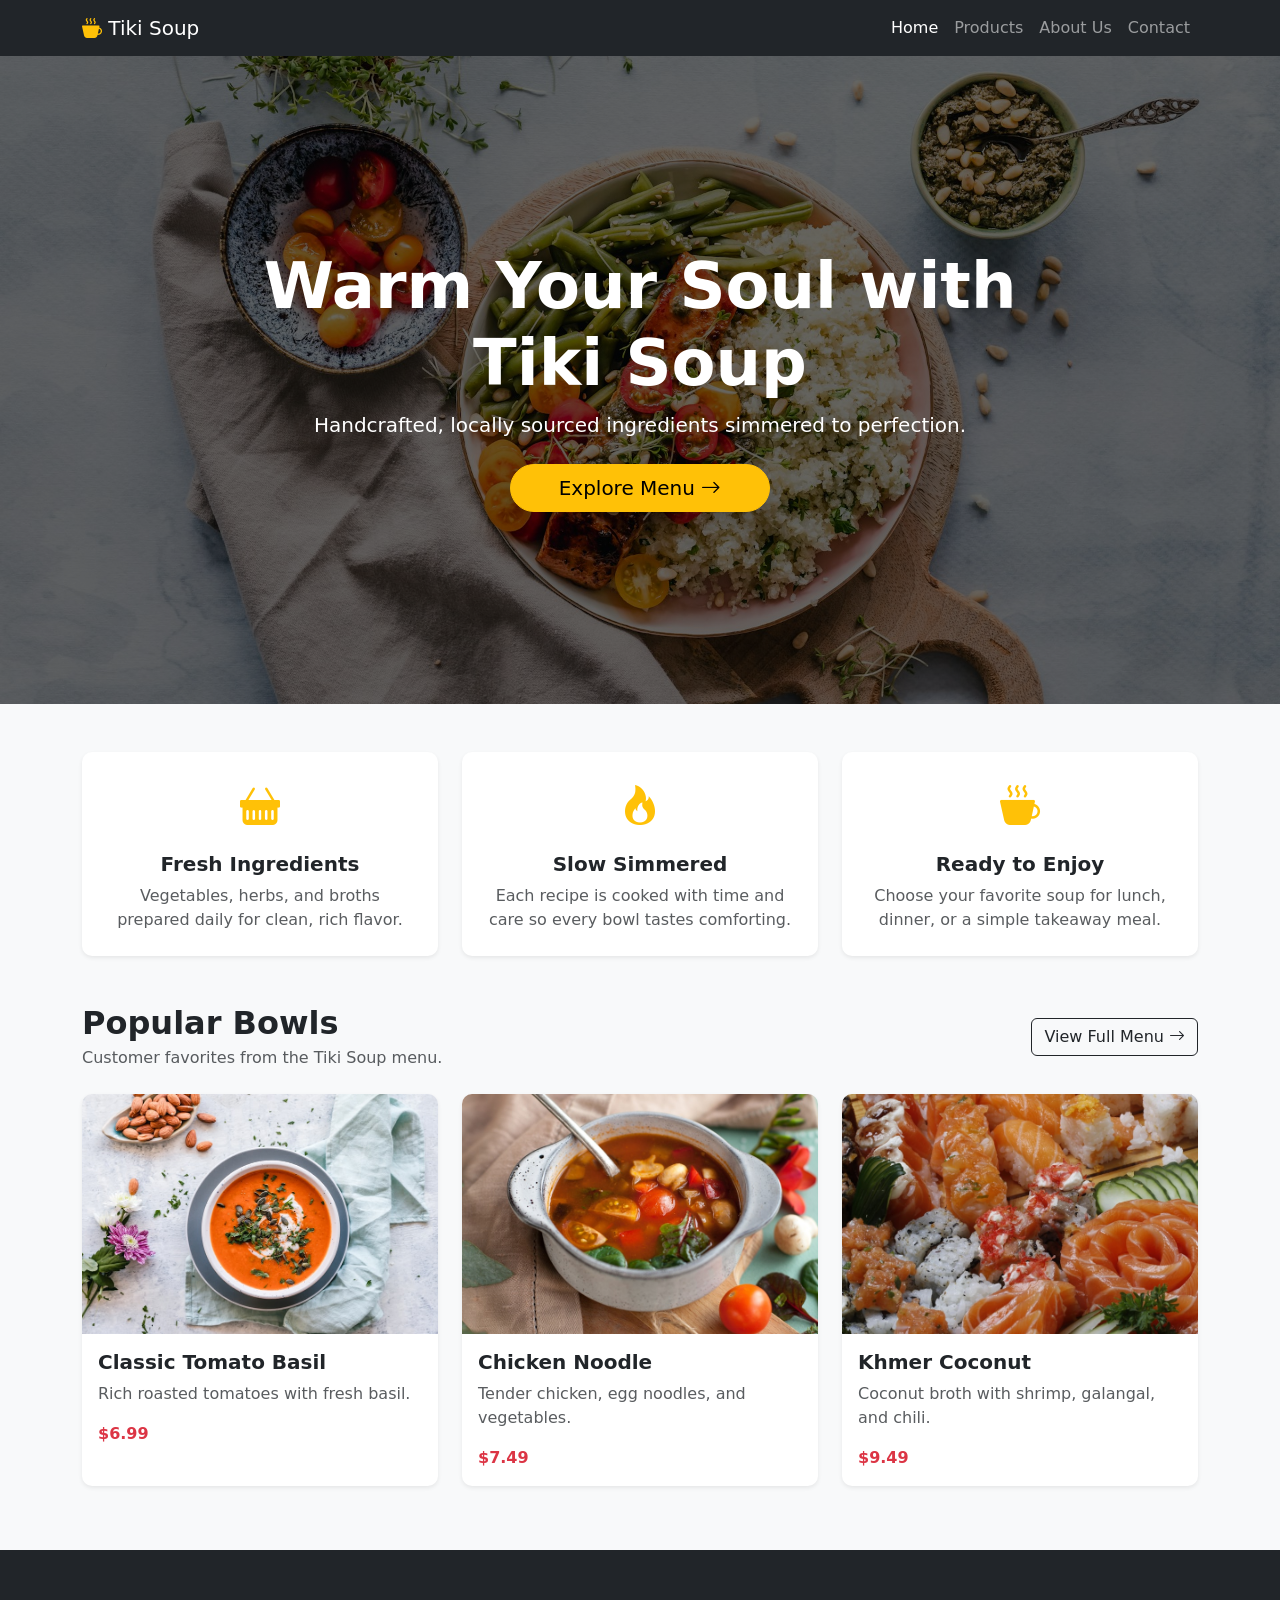
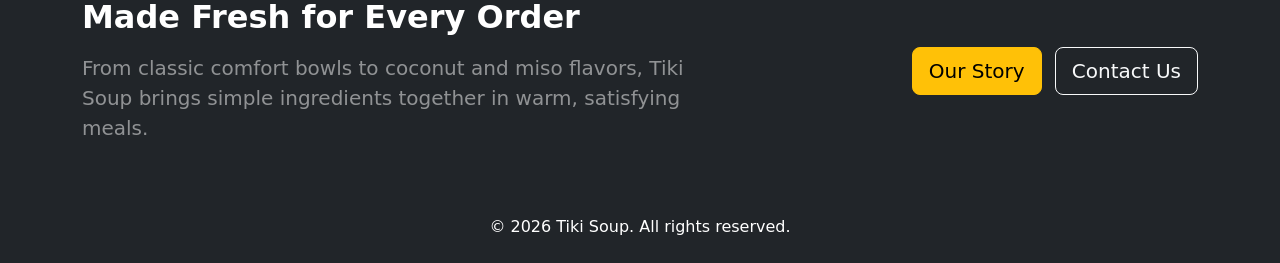
<file: index.html>
<!DOCTYPE html>
<html lang="en">
<head>
    <meta charset="UTF-8">
    <meta name="viewport" content="width=device-width, initial-scale=1.0">
    <title>Home</title>
    <link href="css/bootstrap.min.css" rel="stylesheet">
    <link rel="stylesheet" href="css/bootstrap-icons.css">
    <link rel="stylesheet" href="css/home.css">
</head>
<body>
    <script src="./include/header.js"></script>

    <!-- Hero Section -->
    <header class="hero-section text-center text-white d-flex align-items-center justify-content-center">
        <div class="container hero-content">
            <h1 class="display-3 fw-bold">Warm Your Soul with Tiki Soup</h1>
            <p class="lead mb-4">Handcrafted, locally sourced ingredients simmered to perfection.</p>
            <a href="products.html" class="btn btn-warning btn-lg px-5 rounded-pill shadow">Explore Menu <i class="bi bi-arrow-right"></i></a>
        </div>
    </header>

    <main class="bg-light">
        <section class="container py-5">
            <div class="row text-center g-4">
                <div class="col-md-4">
                    <div class="feature-box bg-white h-100 p-4 shadow-sm">
                        <i class="bi bi-basket-fill text-warning fs-1"></i>
                        <h5 class="fw-bold mt-3">Fresh Ingredients</h5>
                        <p class="text-muted mb-0">Vegetables, herbs, and broths prepared daily for clean, rich flavor.</p>
                    </div>
                </div>
                <div class="col-md-4">
                    <div class="feature-box bg-white h-100 p-4 shadow-sm">
                        <i class="bi bi-fire text-warning fs-1"></i>
                        <h5 class="fw-bold mt-3">Slow Simmered</h5>
                        <p class="text-muted mb-0">Each recipe is cooked with time and care so every bowl tastes comforting.</p>
                    </div>
                </div>
                <div class="col-md-4">
                    <div class="feature-box bg-white h-100 p-4 shadow-sm">
                        <i class="bi bi-cup-hot-fill text-warning fs-1"></i>
                        <h5 class="fw-bold mt-3">Ready to Enjoy</h5>
                        <p class="text-muted mb-0">Choose your favorite soup for lunch, dinner, or a simple takeaway meal.</p>
                    </div>
                </div>
            </div>
        </section>

        <section class="container pb-5">
            <div class="d-flex flex-column flex-md-row justify-content-between align-items-md-center mb-4">
                <div>
                    <h2 class="fw-bold mb-1">Popular Bowls</h2>
                    <p class="text-muted mb-0">Customer favorites from the Tiki Soup menu.</p>
                </div>
                <a href="products.html" class="btn btn-outline-dark mt-3 mt-md-0">View Full Menu <i class="bi bi-arrow-right"></i></a>
            </div>

            <div class="row g-4">
                <div class="col-md-4">
                    <div class="card home-card h-100 shadow-sm">
                        <img src="img/tomato-basil.jpg" class="card-img-top" alt="Classic Tomato Basil">
                        <div class="card-body">
                            <h5 class="card-title fw-bold">Classic Tomato Basil</h5>
                            <p class="card-text text-muted">Rich roasted tomatoes with fresh basil.</p>
                            <span class="fw-bold text-danger">$6.99</span>
                        </div>
                    </div>
                </div>
                <div class="col-md-4">
                    <div class="card home-card h-100 shadow-sm">
                        <img src="img/chicken-noodle.jpg" class="card-img-top" alt="Chicken Noodle">
                        <div class="card-body">
                            <h5 class="card-title fw-bold">Chicken Noodle</h5>
                            <p class="card-text text-muted">Tender chicken, egg noodles, and vegetables.</p>
                            <span class="fw-bold text-danger">$7.49</span>
                        </div>
                    </div>
                </div>
                <div class="col-md-4">
                    <div class="card home-card h-100 shadow-sm">
                        <img src="img/thai-coconut.jpg" class="card-img-top" alt="Khmer Coconut">
                        <div class="card-body">
                            <h5 class="card-title fw-bold">Khmer Coconut</h5>
                            <p class="card-text text-muted">Coconut broth with shrimp, galangal, and chili.</p>
                            <span class="fw-bold text-danger">$9.49</span>
                        </div>
                    </div>
                </div>
            </div>
        </section>

        <section class="home-banner bg-dark text-white py-5">
            <div class="container">
                <div class="row align-items-center g-4">
                    <div class="col-lg-7">
                        <h2 class="fw-bold mb-3">Made Fresh for Every Order</h2>
                        <p class="lead text-white-50 mb-0">From classic comfort bowls to coconut and miso flavors, Tiki Soup brings simple ingredients together in warm, satisfying meals.</p>
                    </div>
                    <div class="col-lg-5 text-lg-end">
                        <a href="about.html" class="btn btn-warning btn-lg me-2 mb-2 mb-sm-0">Our Story</a>
                        <a href="contact.html" class="btn btn-outline-light btn-lg">Contact Us</a>
                    </div>
                </div>
            </div>
        </section>
    </main>

    <script src="./include/footer.js"></script>

    <script src="js/bootstrap.bundle.min.js"></script>
</body>
</html>
</file>
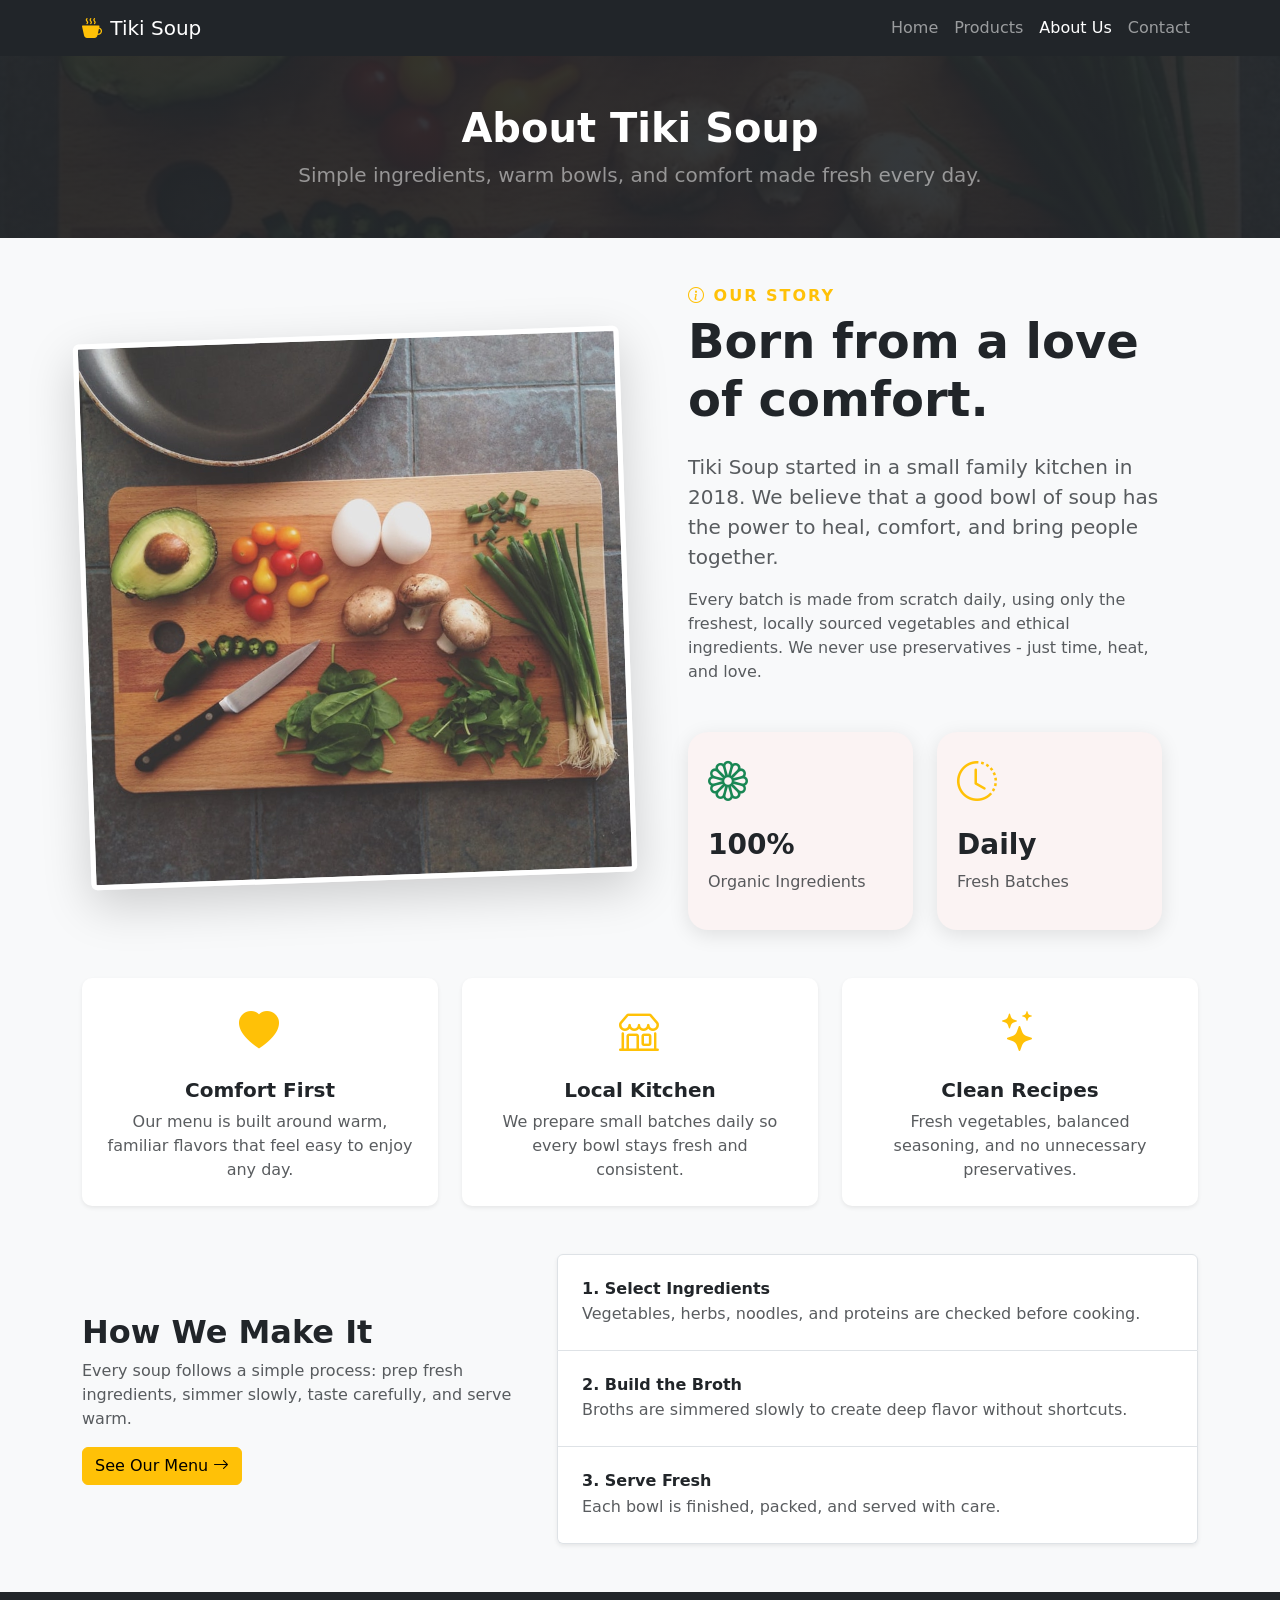
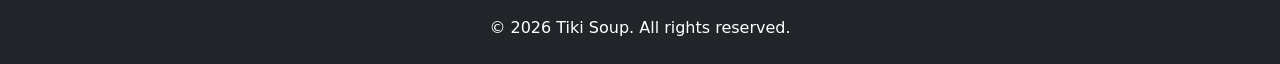
<file: about.html>
<!DOCTYPE html>
<html lang="en">

<head>
    <meta charset="UTF-8">
    <meta name="viewport" content="width=device-width, initial-scale=1.0">
    <title>About Us</title>
    <link href="css/bootstrap.min.css" rel="stylesheet">
    <link rel="stylesheet" href="css/bootstrap-icons.css">
    <link rel="stylesheet" href="css/about.css">
</head>

<body>
    <script src="./include/header.js"></script>

    <section class="page-header bg-dark text-white text-center py-5">
        <div class="container">
            <h1 class="fw-bold">About Tiki Soup</h1>
            <p class="lead text-white-50 mb-0">Simple ingredients, warm bowls, and comfort made fresh every day.</p>
        </div>
    </section>

    <main class="bg-light">
        <div class="container py-5">
            <div class="row align-items-center">
                <div class="col-lg-6 mb-4 mb-lg-0">
                    <img src="img/about.jpg" alt="Cooking Soup" class="img-fluid rounded shadow-lg about-img">
                </div>
                <div class="col-lg-6 px-lg-5">
                    <h6 class="text-warning text-uppercase fw-bold"><i class="bi bi-info-circle"></i> Our Story</h6>
                    <h2 class="display-5 fw-bold mb-4">Born from a love of comfort.</h2>
                    <p class="text-muted lead">Tiki Soup started in a small family kitchen in 2018. We believe that a
                        good bowl of soup has the power to heal, comfort, and bring people together.</p>
                    <p class="text-muted">Every batch is made from scratch daily, using only the freshest, locally
                        sourced vegetables and ethical ingredients. We never use preservatives - just time, heat, and
                        love.</p>
                    <div class="row mt-5">
                        <div class="col-6">
                            <div class="stat-box">
                                <i class="bi bi-flower1 text-success"></i>
                                <h3 class="fw-bold mt-3">
                                    100%
                                </h3>
                                <p class="text-muted">
                                    Organic Ingredients
                                </p>
                            </div>
                        </div>
                        <div class="col-6">
                            <div class="stat-box">
                                <i class="bi bi-clock-history text-warning"></i>
                                <h3 class="fw-bold mt-3">
                                    Daily
                                </h3>
                                <p class="text-muted">
                                    Fresh Batches
                                </p>

                            </div>

                        </div>

                    </div>
                </div>
            </div>
        </div>

        <section class="container pb-5">
            <div class="row g-4 text-center">
                <div class="col-md-4">
                    <div class="about-card bg-white p-4 h-100 shadow-sm">
                        <i class="bi bi-heart-fill text-warning fs-1"></i>
                        <h5 class="fw-bold mt-3">Comfort First</h5>
                        <p class="text-muted mb-0">Our menu is built around warm, familiar flavors that feel easy to
                            enjoy any day.</p>
                    </div>
                </div>
                <div class="col-md-4">
                    <div class="about-card bg-white p-4 h-100 shadow-sm">
                        <i class="bi bi-shop text-warning fs-1"></i>
                        <h5 class="fw-bold mt-3">Local Kitchen</h5>
                        <p class="text-muted mb-0">We prepare small batches daily so every bowl stays fresh and
                            consistent.</p>
                    </div>
                </div>
                <div class="col-md-4">
                    <div class="about-card bg-white p-4 h-100 shadow-sm">
                        <i class="bi bi-stars text-warning fs-1"></i>
                        <h5 class="fw-bold mt-3">Clean Recipes</h5>
                        <p class="text-muted mb-0">Fresh vegetables, balanced seasoning, and no unnecessary
                            preservatives.</p>
                    </div>
                </div>
            </div>
        </section>

        <section class="container pb-5">
            <div class="row g-4 align-items-center">
                <div class="col-lg-5">
                    <h2 class="fw-bold">How We Make It</h2>
                    <p class="text-muted">Every soup follows a simple process: prep fresh ingredients, simmer slowly,
                        taste carefully, and serve warm.</p>
                    <a href="products.html" class="btn btn-warning">See Our Menu <i class="bi bi-arrow-right"></i></a>
                </div>
                <div class="col-lg-7">
                    <div class="list-group shadow-sm">
                        <div class="list-group-item p-4">
                            <h6 class="fw-bold mb-1">1. Select Ingredients</h6>
                            <p class="text-muted mb-0">Vegetables, herbs, noodles, and proteins are checked before
                                cooking.</p>
                        </div>
                        <div class="list-group-item p-4">
                            <h6 class="fw-bold mb-1">2. Build the Broth</h6>
                            <p class="text-muted mb-0">Broths are simmered slowly to create deep flavor without
                                shortcuts.</p>
                        </div>
                        <div class="list-group-item p-4">
                            <h6 class="fw-bold mb-1">3. Serve Fresh</h6>
                            <p class="text-muted mb-0">Each bowl is finished, packed, and served with care.</p>
                        </div>
                    </div>
                </div>
            </div>
        </section>
    </main>

    <script src="./include/footer.js"></script>

    <script src="js/bootstrap.bundle.min.js"></script>
</body>

</html>
</file>
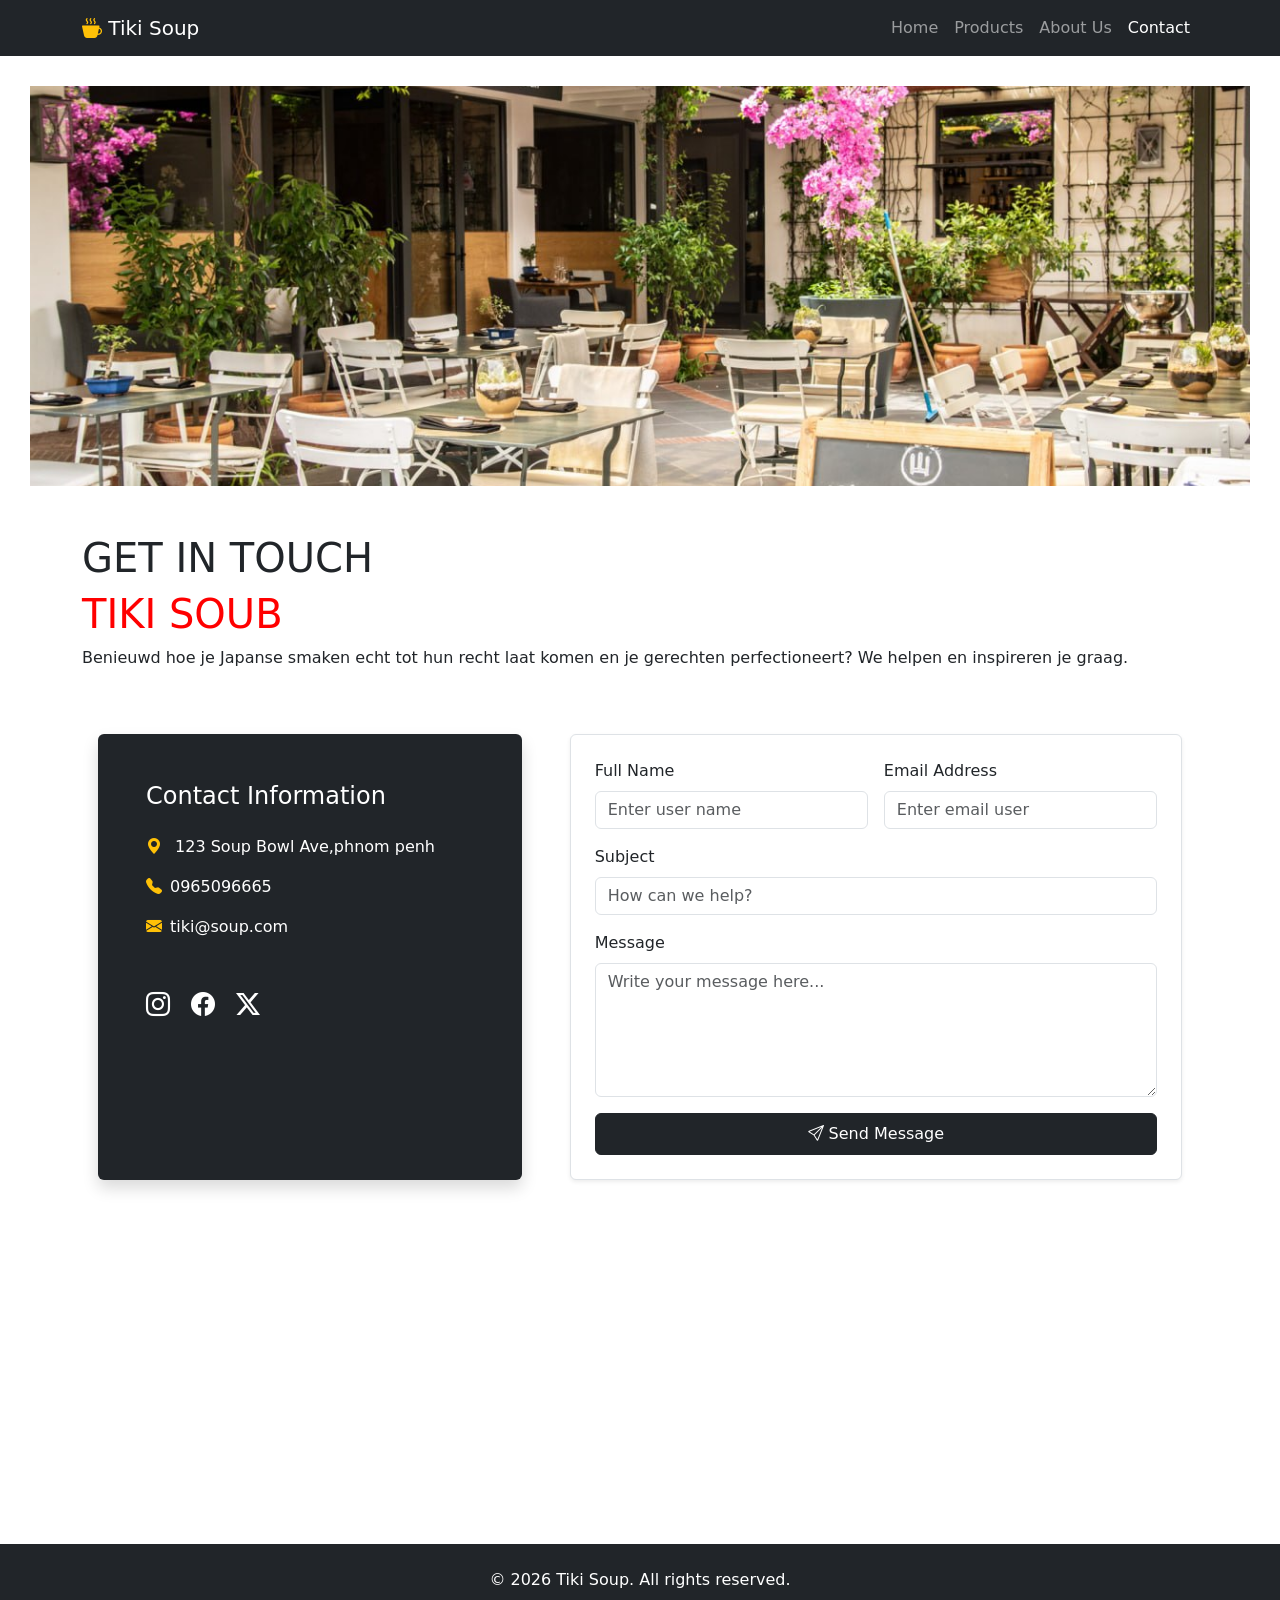
<file: contact.html>
<!DOCTYPE html>
<html lang="en">
<head>
    <meta charset="UTF-8">
    <meta name="viewport" content="width=device-width, initial-scale=1.0">
    <title>Contact</title>
    <link href="css/bootstrap.min.css" rel="stylesheet">
    <link rel="stylesheet" href="css/bootstrap-icons.css">
    <link rel="stylesheet" href="css/contact.css">
</head>
<body>
    <script src="./include/header.js"></script>

    <div class="info">
        <!--benner-->
        <img class="benner_img" src="./img/banner.jpg" alt="">
    </div>
    <div class="container mt-5">
        <div class="row">
            <div class="column">
                <h1>GET IN TOUCH</h1>
                <h1 style="color: red;">TIKI SOUB</h1>
            </div>
            <div class="column">
                <span>Benieuwd hoe je Japanse smaken echt tot hun recht laat komen en je gerechten perfectioneert? We
                    helpen en inspireren je graag.</span>
            </div>
        </div>
        <div class="form mt-5">
            <div class="row g-5 p-3">
                <div class="col-md-5">
                    <div class="contact-info bg-dark text-white p-5 rounded h-100 shadow">
                        <h4 class="mb-4">Contact Information</h4>
                        <p><i class="bi bi-geo-alt-fill text-warning me-2"></i> 123 Soup Bowl Ave,phnom penh</p>
                        <p><i class="bi bi-telephone-fill text-warning me-2"></i>0965096665</p>
                        <p><i class="bi bi-envelope-fill text-warning me-2"></i>tiki@soup.com</p>
                        <div class="mt-5">
                            <a href="https://www.instagram.com/yamafood/" class="text-white me-3 fs-4"><i class="bi bi-instagram"></i></a>
                            <a href="https://www.facebook.com/YamaFood/" class="text-white me-3 fs-4"><i class="bi bi-facebook"></i></a>
                            <a href="#" class="text-white fs-4"><i class="bi bi-twitter-x"></i></a>
                        </div>
                    </div>
                </div>  
                <div class="col-md-7">
                    <form class="contact-form p-4 border rounded shadow-sm bg-white">
                        <div class="row g-3">
                            <div class="col-md-6">
                                <label for="name" class="form-label">Full Name</label>
                                <input type="text" class="form-control" id="name" placeholder="Enter user name">
                            </div>
                            <div class="col-md-6">
                                <label for="email" class="form-label">Email Address</label>
                                <input type="email" class="form-control" id="email" placeholder="Enter email user">
                            </div>
                            <div class="col-12">
                                <label for="subject" class="form-label">Subject</label>
                                <input type="text" class="form-control" id="subject" placeholder="How can we help?">
                            </div>
                            <div class="col-12">
                                <label for="message" class="form-label">Message</label>
                                <textarea class="form-control" id="message" rows="5"
                                    placeholder="Write your message here..."></textarea>
                            </div>
                            <div class="col-12">
                                <button type="submit" class="btn btn-dark w-100 py-2"><i class="bi bi-send"></i> Send
                                    Message</button>
                            </div>
                        </div>
                    </form>
                </div>
            </div>
        </div>
        <div>
            <iframe class="maps mt-5 p-3"
                src="https://www.google.com/maps/embed?pb=!1m18!1m12!1m3!1d3994125.279871216!2d104.98244509999999!3d12.145439549999999!2m3!1f0!2f0!3f0!3m2!1i1024!2i768!4f13.1!3m3!1m2!1s0x310787bfd4dc3743%3A0xe4b7bfe089f41253!2z4Z6A4Z6Y4Z-S4Z6W4Z674Z6H4Z62!5e0!3m2!1skm!2skh!4v1781504152122!5m2!1skm!2skh"
                width="400" height="300" style="border:0;" allowfullscreen="" loading="lazy"
                referrerpolicy="no-referrer-when-downgrade"></iframe>
        </div>

    </div>

    <script src="./include/footer.js"></script>

    <script src="js/bootstrap.bundle.min.js"></script>
</body>
</html>
</file>
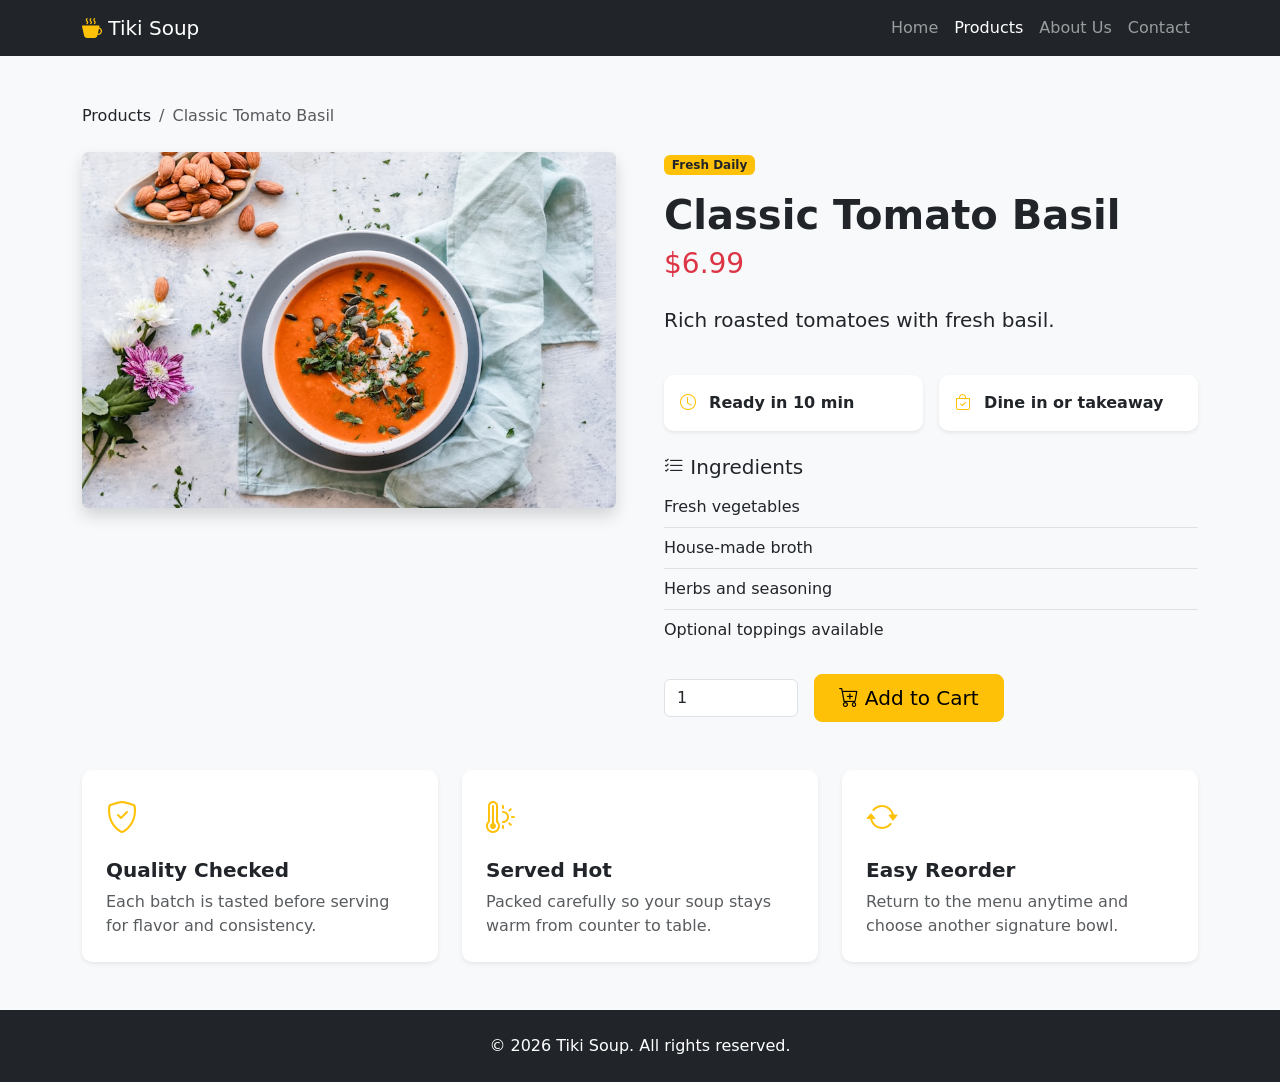
<file: product-detail.html>
<!DOCTYPE html>
<html lang="en">
<head>
    <meta charset="UTF-8">
    <meta name="viewport" content="width=device-width, initial-scale=1.0">
    <title>Detail Product</title>
    <link href="css/bootstrap.min.css" rel="stylesheet">
    <link rel="stylesheet" href="css/bootstrap-icons.css">
    <link rel="stylesheet" href="css/detail.css">
</head>
<body>
   <script src="./include/header.js"></script>

    <main class="bg-light">
    <div class="container py-5">
        <nav aria-label="breadcrumb" class="mb-4">
            <ol class="breadcrumb">
                <li class="breadcrumb-item"><a href="products.html" class="text-decoration-none text-dark">Products</a></li>
                <li class="breadcrumb-item active" aria-current="page">Classic Tomato Basil</li>
            </ol>
        </nav>

        <div class="row gx-5">
            <div class="col-md-6 mb-4">
                <img src="img/tomato-basil.jpg" class="img-fluid rounded shadow image-detail" alt="Tomato Basil Soup">
            </div>
            <div class="col-md-6">
                <span class="badge bg-warning text-dark mb-3">Fresh Daily</span>
                <h1 class="fw-bold">Classic Tomato Basil</h1>
                <h3 class="text-danger mb-4">$6.99</h3>
                <p class="lead">Our signature slow-roasted tomato soup, blended with fresh organic basil, garlic, and a touch of cream. Perfect for a chilly day.</p>
                
                <div class="row g-3 my-4">
                    <div class="col-6">
                        <div class="detail-info bg-white p-3 shadow-sm">
                            <i class="bi bi-clock text-warning"></i>
                            <span class="fw-bold ms-2">Ready in 10 min</span>
                        </div>
                    </div>
                    <div class="col-6">
                        <div class="detail-info bg-white p-3 shadow-sm">
                            <i class="bi bi-bag-check text-warning"></i>
                            <span class="fw-bold ms-2">Dine in or takeaway</span>
                        </div>
                    </div>
                </div>

                <h5 class="mt-4"><i class="bi bi-list-check"></i> Ingredients</h5>
                <ul class="list-group list-group-flush mb-4 ingredient-list">
                    <li class="list-group-item bg-transparent">Fresh vegetables</li>
                    <li class="list-group-item bg-transparent">House-made broth</li>
                    <li class="list-group-item bg-transparent">Herbs and seasoning</li>
                    <li class="list-group-item bg-transparent">Optional toppings available</li>
                </ul>

                <div class="d-flex align-items-center gap-3">
                    <input type="number" class="form-control w-25" value="1" min="1">
                    <button class="btn btn-warning btn-lg px-4"><i class="bi bi-cart-plus"></i> Add to Cart</button>
                </div>
            </div>
        </div>
    </div>

    <section class="container pb-5">
        <div class="row g-4">
            <div class="col-md-4">
                <div class="detail-card bg-white p-4 h-100 shadow-sm">
                    <i class="bi bi-shield-check text-warning fs-2"></i>
                    <h5 class="fw-bold mt-3">Quality Checked</h5>
                    <p class="text-muted mb-0">Each batch is tasted before serving for flavor and consistency.</p>
                </div>
            </div>
            <div class="col-md-4">
                <div class="detail-card bg-white p-4 h-100 shadow-sm">
                    <i class="bi bi-thermometer-sun text-warning fs-2"></i>
                    <h5 class="fw-bold mt-3">Served Hot</h5>
                    <p class="text-muted mb-0">Packed carefully so your soup stays warm from counter to table.</p>
                </div>
            </div>
            <div class="col-md-4">
                <div class="detail-card bg-white p-4 h-100 shadow-sm">
                    <i class="bi bi-arrow-repeat text-warning fs-2"></i>
                    <h5 class="fw-bold mt-3">Easy Reorder</h5>
                    <p class="text-muted mb-0">Return to the menu anytime and choose another signature bowl.</p>
                </div>
            </div>
        </div>
    </section>
    </main>

    <script src="./include/footer.js"></script>
    <script src="js/bootstrap.bundle.min.js"></script>
    
    <script>
     
        const params = new URLSearchParams(window.location.search);

        const title = params.get('title') || 'Classic Tomato Basil';
        const price = params.get('price') || '6.99';
        const img = params.get('img') || 'img/tomato-basil.jpg';
        const description = params.get('description') || 'Rich roasted tomatoes with fresh basil.';

        document.title = `Tiki Soup | ${title}`;
        
        const breadcrumbItem = document.querySelector('.breadcrumb-item.active');
        breadcrumbItem.textContent = title;

        const imageElement = document.querySelector('.image-detail');
        imageElement.src = img;
        imageElement.alt = title;

        const h1 = document.querySelector('h1');
        h1.textContent = title;
         
        const h3 = document.querySelector('h3');
        h3.textContent = `$${parseFloat(price).toFixed(2)}`;

        const lead = document.querySelector('p.lead');
        lead.textContent = description;

        
    </script>
</body>
</html>
</file>
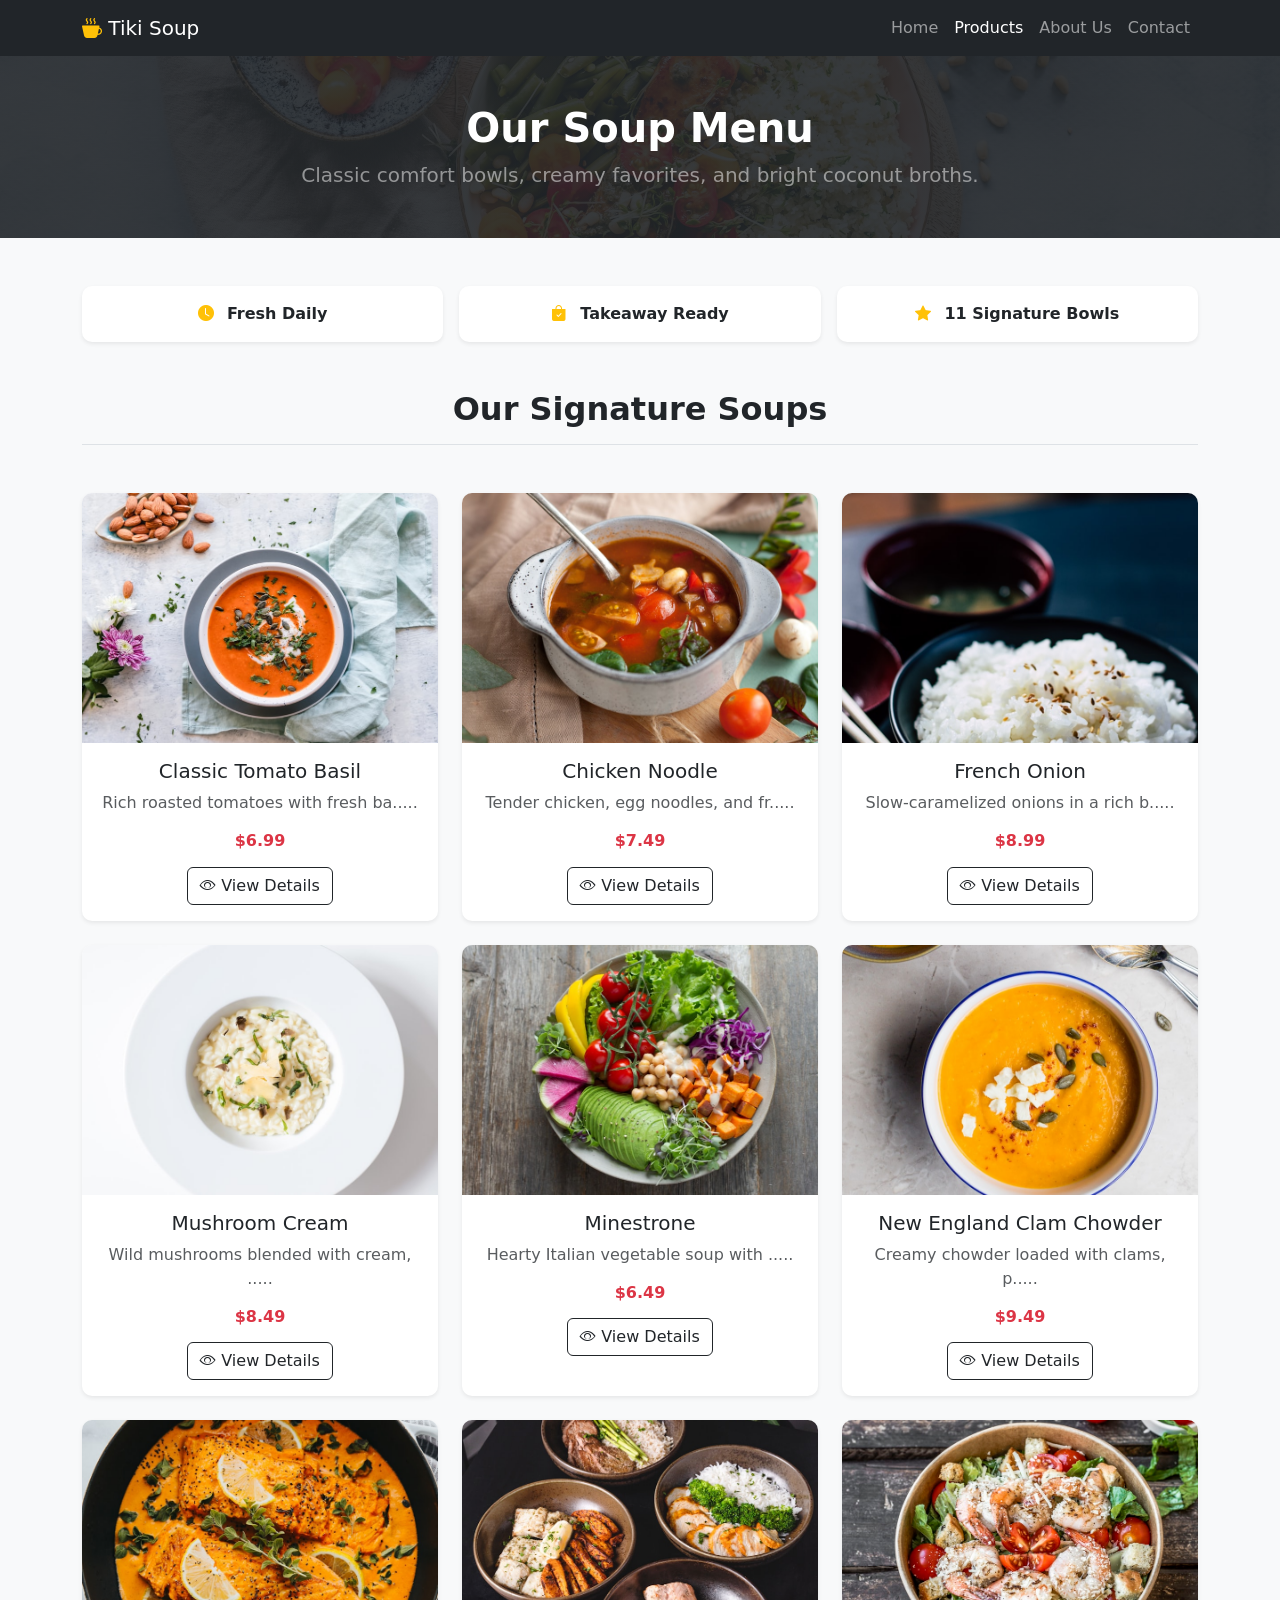
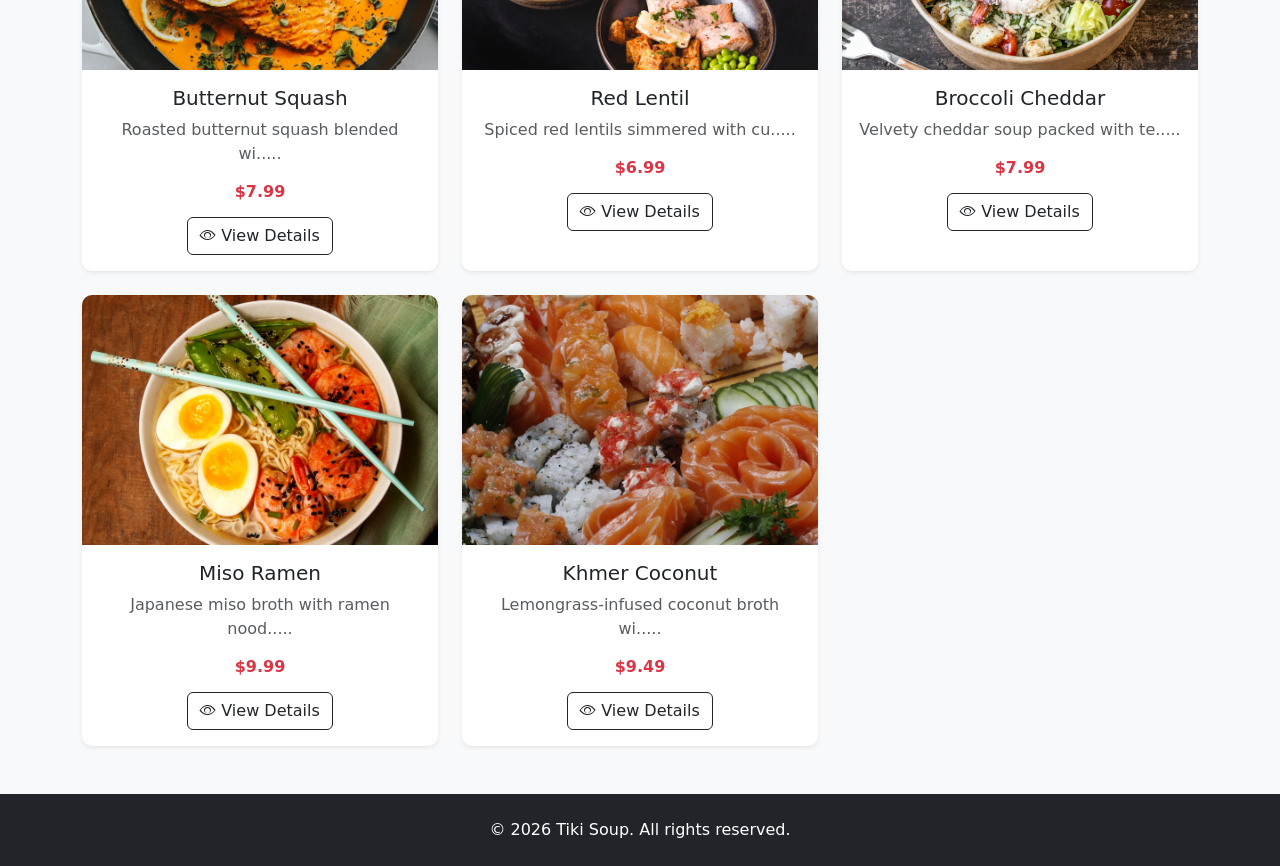
<file: products.html>
<!DOCTYPE html>
<html lang="en">

<head>
    <meta charset="UTF-8">
    <meta name="viewport" content="width=device-width, initial-scale=1.0">
    <title>Menu</title>
    <link href="css/bootstrap.min.css" rel="stylesheet">
    <link rel="stylesheet" href="css/bootstrap-icons.css">
    <link rel="stylesheet" href="css/products.css">
</head>

<body>
    <script src="./include/header.js"></script>

    <section class="menu-header bg-dark text-white text-center py-5">
        <div class="container">
            <h1 class="fw-bold">Our Soup Menu</h1>
            <p class="lead text-white-50 mb-0">Classic comfort bowls, creamy favorites, and bright coconut broths.</p>
        </div>
    </section>

    <main class="bg-light">
    <div class="container py-5">
        <div class="row g-3 mb-5 text-center">
            <div class="col-md-4">
                <div class="menu-info bg-white p-3 shadow-sm">
                    <i class="bi bi-clock-fill text-warning"></i>
                    <span class="fw-bold ms-2">Fresh Daily</span>
                </div>
            </div>
            <div class="col-md-4">
                <div class="menu-info bg-white p-3 shadow-sm">
                    <i class="bi bi-bag-check-fill text-warning"></i>
                    <span class="fw-bold ms-2">Takeaway Ready</span>
                </div>
            </div>
            <div class="col-md-4">
                <div class="menu-info bg-white p-3 shadow-sm">
                    <i class="bi bi-star-fill text-warning"></i>
                    <span class="fw-bold ms-2">11 Signature Bowls</span>
                </div>
            </div>
        </div>

        <h2 class="text-center mb-5 fw-bold border-bottom pb-3">Our Signature Soups</h2>
        <div class="row g-4">
            <script>
                const data = [
                    {
                        title: "Classic Tomato Basil",
                        muted: "Rich roasted tomatoes with fresh basil.",
                        price: 6.99,
                        img: "img/tomato-basil.jpg",
                    },
                    {
                        title: "Chicken Noodle",
                        muted: "Tender chicken, egg noodles, and fresh vegetables in a golden broth.",
                        price: 7.49,
                        img: "img/chicken-noodle.jpg",
                    },
                    {
                        title: "French Onion",
                        muted: "Slow-caramelized onions in a rich beef broth, topped with gruyere.",
                        price: 8.99,
                        img: "img/french-onion.jpg",
                    },
                    {
                        title: "Mushroom Cream",
                        muted: "Wild mushrooms blended with cream, thyme, and a hint of truffle.",
                        price: 8.49,
                        img: "img/mushroom-cream.jpg",
                    },
                    {
                        title: "Minestrone",
                        muted: "Hearty Italian vegetable soup with cannellini beans and pasta.",
                        price: 6.49,
                        img: "img/minestrone.jpg",
                    },
                    {
                        title: "New England Clam Chowder",
                        muted: "Creamy chowder loaded with clams, potatoes, and smoky bacon.",
                        price: 9.49,
                        img: "img/clam-chowder.jpg",
                    },
                    {
                        title: "Butternut Squash",
                        muted: "Roasted butternut squash blended with ginger, nutmeg, and coconut milk.",
                        price: 7.99,
                        img: "img/butternut-squash.jpg",
                    },
                    {
                        title: "Red Lentil",
                        muted: "Spiced red lentils simmered with cumin, turmeric, and lemon.",
                        price: 6.99,
                        img: "img/lentil.jpg",
                    },
                    {
                        title: "Broccoli Cheddar",
                        muted: "Velvety cheddar soup packed with tender broccoli florets.",
                        price: 7.99,
                        img: "img/broccoli-cheddar.jpg",
                    },
                    {
                        title: "Miso Ramen",
                        muted: "Japanese miso broth with ramen noodles, tofu, and nori.",
                        price: 9.99,
                        img: "img/miso.jpg",
                    },
                    {
                        title: "Khmer Coconut",
                        muted: "Lemongrass-infused coconut broth with shrimp, galangal, and chili.",
                        price: 9.49,
                        img: "img/thai-coconut.jpg",
                    },
                ];

                data.map(item => {
                    const params = new URLSearchParams({
                        title: item.title,
                        description: item.muted,
                        price: item.price,
                        img: item.img
                    });
                    
                    document.write(`
                        <div class="col-12 col-md-6 col-lg-4">
                            <div class="card h-100 shadow-sm product-card">
                                <img src="${item.img}" class="card-img-top" alt="${item.title}">
                                <div class="card-body text-center">
                                    <h5 class="card-title">${item.title}</h5>
                                    <p class="card-text text-muted">${item.muted.slice(0,35) + (item.muted.length > 35 ? '.....' : '')}</p>
                                    <h6 class="fw-bold mb-3 text-danger">$${item.price.toFixed(2)}</h6>
                                    <a href="product-detail.html?${params}" class="btn btn-outline-dark"><i class="bi bi-eye"></i> View Details</a>
                                </div>
                            </div>
                        </div>
                    `)
                })
            </script>

        </div>
    </div>
    </main>

    <script src="./include/footer.js"></script>

    <script src="js/bootstrap.bundle.min.js"></script>
</body>

</html>
</file>
<file: css/home.css>
body {
    display: flex;
    flex-direction: column;
    min-height: 100vh;
    background-color: #f8f9fa;
}

.hero-section {
    background: linear-gradient(rgba(0, 0, 0, 0.6), rgba(0, 0, 0, 0.6)), url('../img/hero-bg.jpg') center/cover no-repeat;
    min-height: 620px;
    height: 72vh;
}

.hero-content {
    animation: fadeIn 1.5s ease-in-out;
    max-width: 900px;
}

@keyframes fadeIn {
    from { opacity: 0; transform: translateY(20px); }
    to { opacity: 1; transform: translateY(0); }
}

.btn-warning:hover {
    background-color: #ffca2c;
    transform: translateY(-2px);
    transition: all 0.3s ease;
}

.feature-box,
.home-card {
    border: none;
    border-radius: 10px;
}

.feature-box,
.home-card {
    transition: transform 0.3s ease, box-shadow 0.3s ease;
}

.feature-box:hover,
.home-card:hover {
    transform: translateY(-5px);
    box-shadow: 0 10px 20px rgba(0, 0, 0, 0.1) !important;
}

.home-card {
    overflow: hidden;
}

.home-card .card-img-top {
    height: 240px;
    object-fit: cover;
}

.home-banner {
    margin-top: 1rem;
}

@media (max-width: 767.98px) {
    .hero-section {
        min-height: 560px;
        height: auto;
        padding: 5rem 0;
    }

    .hero-content h1 {
        font-size: 2.75rem;
    }
}
</file>
<file: css/about.css>
body {
    display: flex;
    flex-direction: column;
    min-height: 100vh;
    background-color: #f8f9fa;
}

.about-img {
    border: 5px solid #fff;
    transform: rotate(-2deg);
    transition: transform 0.3s ease;
}

.about-img:hover {
    transform: rotate(0deg);
}

.text-warning {
    letter-spacing: 2px;
}

.page-header {
    background: linear-gradient(rgba(33, 37, 41, 0.9), rgba(33, 37, 41, 0.9)), url('../img/about.jpg') center/cover no-repeat;
}

.about-card {
    border-radius: 10px;
    transition: transform 0.3s ease, box-shadow 0.3s ease;
}

.about-card:hover {
    transform: translateY(-5px);
    box-shadow: 0 10px 20px rgba(0, 0, 0, 0.1) !important;
}
.stat-box {
    background: #fbf3f3;
    padding: 20px;
    border-radius: 20px;
    box-shadow: 0 5px 20px rgba(0, 0, 0, 0.1);
    transition: 0.3s;
}

.stat-box:hover {
    transform: translateY(-10px);
}

.stat-box i {
    font-size: 40px;
}

h2 {
    animation: fadeUp 1s ease;
}

@keyframes fadeUp {

    from {
        opacity: 0;
        transform: translateY(30px);
    }

    to {
        opacity: 1;
        transform: translateY(0);
    }
}
</file>
<file: css/contact.css>
.info {
    margin: 30px;
    border: 0;
    padding: 0;
}
.benner_img {
    width: 100%;
    height: 400px;
    object-fit: cover;
    align-items: center;
    
}

.maps {
    width: 100%;
    display: flex;
    align-items: center;
    justify-content: center;
    border-radius: 8px;
}
</file>
<file: css/detail.css>
body {
    display: flex;
    flex-direction: column;
    min-height: 100vh;
    background-color: #f8f9fa;
}

.image-detail {
    width: 100%;
    height: auto;
    max-height: 500px;
    object-fit: cover;
}

.breadcrumb-item a:hover {
    text-decoration: underline !important;
    color: #ffc107 !important;
}

.list-group-item {
    border-color: #dee2e6;
    padding-left: 0;
}

.detail-info,
.detail-card {
    border-radius: 10px;
}

.detail-card {
    transition: transform 0.3s ease, box-shadow 0.3s ease;
}

.detail-card:hover {
    transform: translateY(-5px);
    box-shadow: 0 10px 20px rgba(0, 0, 0, 0.1) !important;
}

.ingredient-list .list-group-item {
    padding-left: 0;
}
</file>
<file: css/products.css>
body {
    background-color: #f8f9fa;
    display: flex;
    flex-direction: column;
    min-height: 100vh;
}

.product-card {
    transition: transform 0.3s ease, box-shadow 0.3s ease;
    border: none;
    border-radius: 10px;
    overflow: hidden;
}

.product-card:hover {
    transform: translateY(-5px);
    box-shadow: 0 10px 20px rgba(0,0,0,0.1) !important;
}

.card-img-top {
    height: 250px;
    object-fit: cover;
}

.menu-header {
    background: linear-gradient(rgba(33, 37, 41, 0.9), rgba(33, 37, 41, 0.9)), url('../img/hero-bg.jpg') center/cover no-repeat;
}

.menu-info {
    border-radius: 10px;
}
</file>
